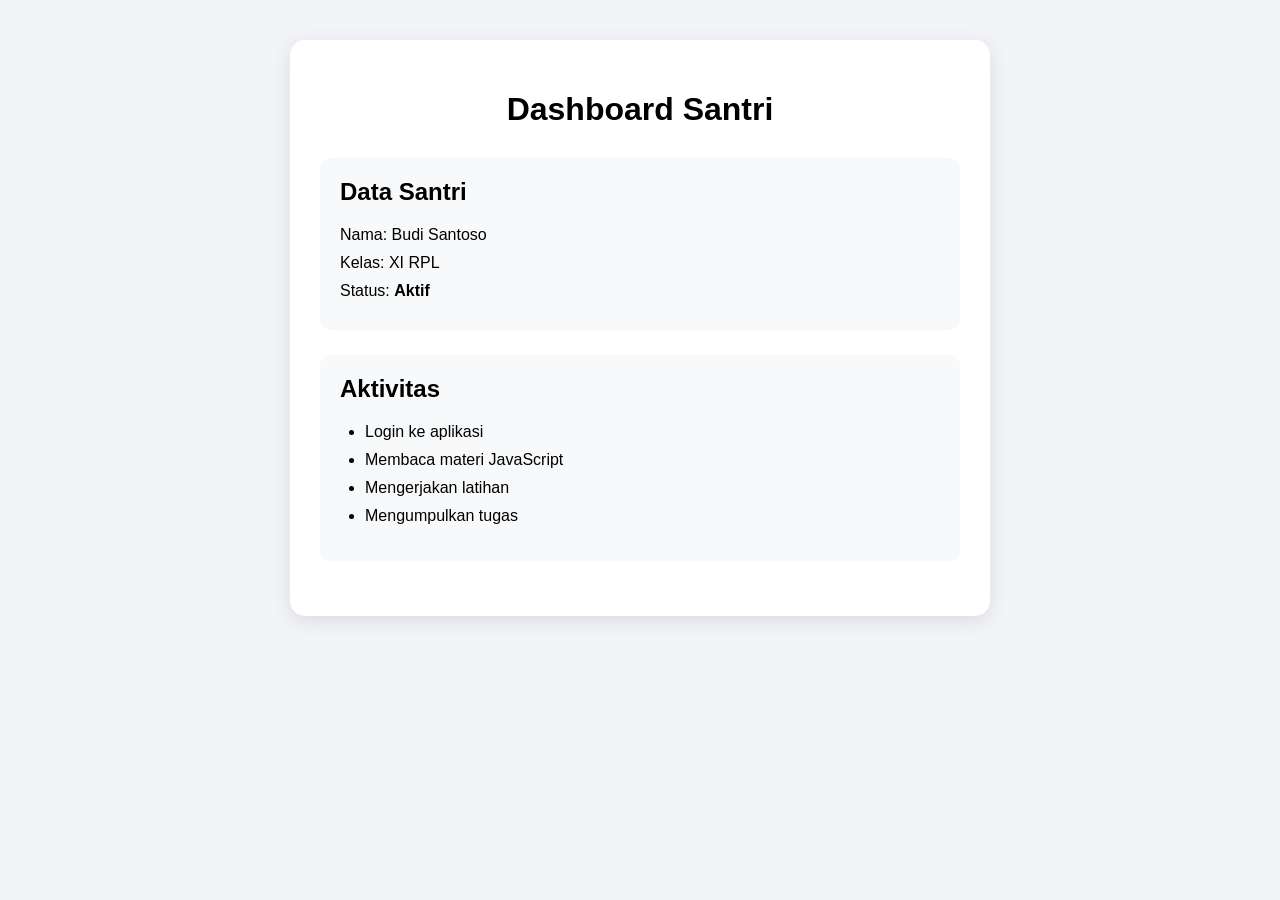
<file: bab-16-js-dom/index.html>
<!DOCTYPE html>
<html lang="en">
<head>
  <meta charset="UTF-8">
  <meta name="viewport" content="width=device-width, initial-scale=1.0">
  <title>Dashboard Santri</title>
  <link rel="stylesheet" href="style.css">
</head>
<body>

  <div class="dashboard">

    <h1>Dashboard Santri</h1>

    <section class="data-santri">
      <h2>Data Santri</h2>

      <p>Nama: <span id="nama"></span></p>
      <p>Kelas: <span id="kelas"></span></p>
      <p>Status: <span id="status"></span></p>
    </section>

    <section class="aktivitas">
      <h2>Aktivitas</h2>

      <ul id="daftarAktivitas">
      </ul>
    </section>

  </div>

  <script src="script.js"></script>
</body>
</html>
</file>
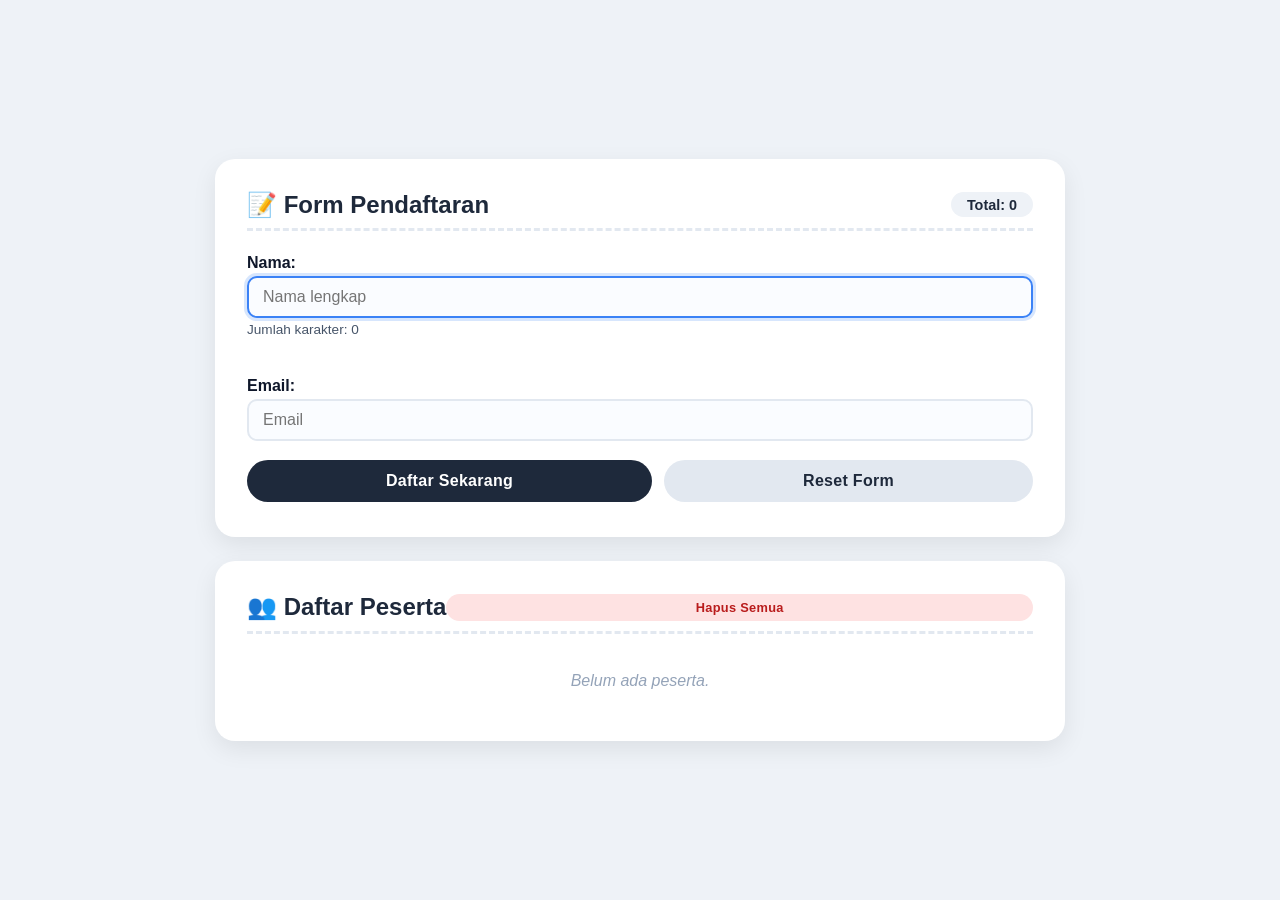
<file: bab-17-events/example/index.html>
<!DOCTYPE html>
<html lang="id">
<head>
    <meta charset="UTF-8" />
    <meta name="viewport" content="width=device-width, initial-scale=1.0" />
    <title>Workshop JavaScript - Pendaftaran</title>

    <!-- ============================================================ -->
    <!-- BAGIAN CSS: Gaya tampilan (seperti dekorasi meja pendaftaran) -->
    <!-- ============================================================ -->
    <link rel="stylesheet" href="style.css">
    
</head>
<body>

<div class="container">

    <!-- ============================================================ -->
    <!-- CARD 1: FORM PENDAFTARAN                                     -->
    <!-- ============================================================ -->
    <div class="card">
        <div class="card-header">
            <span>📝 Form Pendaftaran</span>
            <span class="total-badge" id="total-badge">Total: 0</span>
        </div>

        <form id="form-pendaftaran">

            <!-- Nama -->
            <div class="form-group">
                <label for="nama">Nama:</label>
                <input type="text" id="nama" placeholder="Nama lengkap" autofocus />
                <div class="char-count" id="char-count">Jumlah karakter: 0</div>
                <div class="key-message" id="key-message"></div>
            </div>

            <!-- Email -->
            <div class="form-group">
                <label for="email">Email:</label>
                <input type="email" id="email" placeholder="Email" />
            </div>

            <!-- Tombol -->
            <div class="button-group">
                <button type="submit" class="btn btn-primary">Daftar Sekarang</button>
                <button type="button" id="reset-btn" class="btn btn-secondary">Reset Form</button>
            </div>

            <!-- Notifikasi (sukses/error) akan muncul di sini -->
            <div id="form-notification" class="form-notification"></div>
        </form>
    </div>

    <!-- ============================================================ -->
    <!-- CARD 2: DAFTAR PESERTA                                      -->
    <!-- ============================================================ -->
    <div class="card">
        <div class="card-header">
            <span>👥 Daftar Peserta</span>
            <button type="button" id="clear-all-btn" class="btn btn-danger" style="padding: 6px 16px; font-size: 0.8rem;">Hapus Semua</button>
        </div>

        <div id="participant-list-container">
            <!-- akan diisi oleh JavaScript -->
            <p class="empty-message">Belum ada peserta.</p>
        </div>
    </div>

</div>

<!-- ============================================================ -->
<!-- BAGIAN JAVASCRIPT: Otak / logika interaksi                   -->
<!-- ============================================================ -->
<script src="script.js"></script>

</body>
</html>
</file>
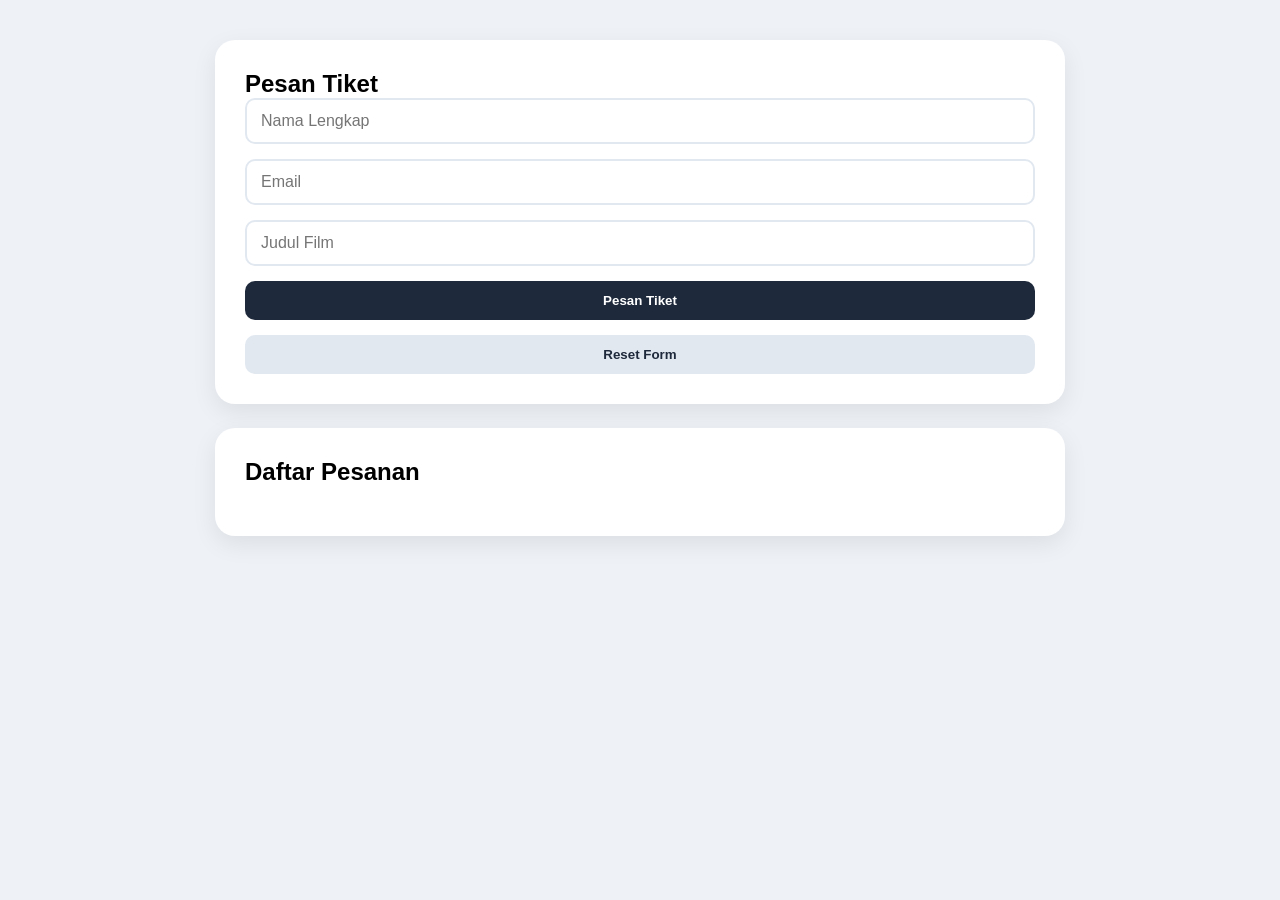
<file: bab-17-events/example/latihan/index.html>
<!DOCTYPE html>
<html lang="en">
<head>
  <meta charset="UTF-8">
  <meta name="viewport" content="width=device-width, initial-scale=1.0">
  <title>Belajar Event</title>
  <link rel="stylesheet" href="style.css">
</head>
<body>

<div class="container">

  <div class="card">
     <h2>Pesan Tiket</h2>

    <form id="formPesanan">
  <input type="text" id="nama" placeholder="Nama Lengkap">
  <input type="email" id="email" placeholder="Email">
  <input type="text" id="judul" placeholder="Judul Film">
  <button type="submit">Pesan Tiket</button>
  <button type="button">Reset Form</button>
</form>
</div>
<div class="card">
      <h2>Daftar Pesanan</h2>
    <div id="daftarPesanan"></div>
</div>
</div>
<script src="script.js"></script>
</body>
</html>
</file>
<file: bab-16-js-dom/style.css>
* {
  box-sizing: border-box;
}

body {
  margin: 0;
  padding: 40px 20px;
  font-family: Arial, sans-serif;
  background: #f2f4f7;
}

.dashboard {
  max-width: 700px;
  margin: auto;
  background: white;
  padding: 30px;
  border-radius: 15px;
  box-shadow: 0 5px 20px rgba(0, 0, 0, 0.1);
}

h1 {
  text-align: center;
  margin-bottom: 30px;
}

section {
  margin-bottom: 25px;
}

.data-santri,
.aktivitas {
  padding: 20px;
  border-radius: 10px;
  background: #f8f9fa;
}

h2 {
  margin-top: 0;
}

p {
  margin: 10px 0;
}

#status {
  font-weight: bold;
}

ul {
  padding-left: 25px;
}

li {
  margin-bottom: 10px;
}
</file>
<file: bab-17-events/example/style.css>
/* ----- RESET & GLOBAL ----- */
        * {
            box-sizing: border-box;
            margin: 0;
            padding: 0;
        }

        body {
            font-family: 'Segoe UI', Tahoma, Geneva, Verdana, sans-serif;
            background: #eef2f7;
            display: flex;
            justify-content: center;
            align-items: center;
            min-height: 100vh;
            padding: 20px;
        }

        .container {
            max-width: 850px;
            width: 100%;
            display: flex;
            flex-direction: column;
            gap: 24px;
        }

        /* ----- CARD UTAMA ----- */
        .card {
            background: white;
            border-radius: 20px;
            padding: 2rem 2rem 2.2rem;
            box-shadow: 0 8px 24px rgba(0,0,0,0.08);
        }

        .card-header {
            font-size: 1.5rem;
            font-weight: 700;
            color: #1e293b;
            border-bottom: 3px dashed #e2e8f0;
            padding-bottom: 0.6rem;
            margin-bottom: 1.4rem;
            display: flex;
            align-items: center;
            justify-content: space-between;
        }

        /* ----- FORM CARD ----- */
        .form-group {
            margin-bottom: 1.2rem;
        }

        label {
            display: block;
            font-weight: 600;
            color: #0f172a;
            margin-bottom: 4px;
        }

        input[type="text"],
        input[type="email"] {
            width: 100%;
            padding: 10px 14px;
            font-size: 1rem;
            border: 2px solid #e2e8f0;
            border-radius: 10px;
            transition: 0.2s;
            background: #fafcff;
        }

        input:focus {
            border-color: #3b82f6;
            outline: none;
            box-shadow: 0 0 0 3px rgba(59,130,246,0.2);
        }

        .char-count {
            font-size: 0.85rem;
            color: #475569;
            margin-top: 4px;
        }

        .key-message {
            font-size: 0.85rem;
            color: #2563eb;
            font-weight: 500;
            min-height: 1.4em;
            margin-top: 2px;
        }

        .button-group {
            display: flex;
            gap: 12px;
            flex-wrap: wrap;
            margin-top: 0.5rem;
        }

        .btn {
            flex: 1 1 auto;
            padding: 12px 18px;
            font-weight: 700;
            font-size: 1rem;
            border: none;
            border-radius: 40px;
            cursor: pointer;
            transition: 0.15s;
            letter-spacing: 0.3px;
        }

        .btn-primary {
            background: #1e293b;
            color: white;
        }
        .btn-primary:hover {
            background: #0f172a;
            transform: scale(1.02);
        }

        .btn-secondary {
            background: #e2e8f0;
            color: #1e293b;
        }
        .btn-secondary:hover {
            background: #cbd5e1;
        }

        .btn-danger {
            background: #fee2e2;
            color: #b91c1c;
        }
        .btn-danger:hover {
            background: #fecaca;
        }

        /* ----- DAFTAR PESERTA CARD ----- */
        .participant-list {
            display: flex;
            flex-direction: column;
            gap: 12px;
            margin-top: 0.5rem;
        }

        .participant-item {
            background: #f8fafc;
            border-left: 5px solid #3b82f6;
            padding: 0.8rem 1rem;
            border-radius: 10px;
            display: flex;
            justify-content: space-between;
            align-items: center;
            flex-wrap: wrap;
            transition: 0.2s;
        }
        .participant-item:hover {
            background: #f1f5f9;
        }

        .participant-info p {
            margin: 0.1rem 0;
            font-size: 0.95rem;
        }

        .participant-info strong {
            color: #1e293b;
        }

        .participant-actions {
            display: flex;
            gap: 8px;
        }

        .btn-small {
            padding: 4px 12px;
            font-size: 0.75rem;
            border: none;
            border-radius: 30px;
            cursor: pointer;
            font-weight: 600;
        }

        .btn-small-danger {
            background: #fee2e2;
            color: #b91c1c;
        }
        .btn-small-danger:hover {
            background: #fecaca;
        }

        .empty-message {
            color: #94a3b8;
            font-style: italic;
            text-align: center;
            padding: 1rem 0;
        }

        .total-badge {
            font-weight: 700;
            color: #1e293b;
            background: #eef2f7;
            padding: 0.3rem 1rem;
            border-radius: 40px;
            font-size: 0.9rem;
        }

        /* ----- STATUS MESSAGE DI FORM (tetap pakai display-area dari versi sebelumnya, tapi kita bisa gunakan untuk notifikasi) ----- */
        .form-notification {
            margin-top: 0.8rem;
            padding: 0.5rem 1rem;
            border-radius: 10px;
            font-weight: 600;
            display: none;
        }
        .form-notification.show {
            display: block;
        }
        .form-notification.success {
            background: #dcfce7;
            color: #059669;
        }
        .form-notification.error {
            background: #fee2e2;
            color: #b91c1c;
        }

        /* responsive */
        @media (max-width: 600px) {
            .card {
                padding: 1.5rem;
            }
            .participant-item {
                flex-direction: column;
                align-items: stretch;
            }
            .participant-actions {
                margin-top: 6px;
                justify-content: flex-end;
            }
        }
</file>
<file: bab-17-events/example/latihan/style.css>
* {
  box-sizing: border-box;
  margin: 0;
  padding: 0;
}

body {
  font-family: "Segoe UI", Tahoma, Geneva, Verdana, sans-serif;
  background: #eef2f7;
  min-height: 100vh;
  padding: 40px 20px;
}

.container {
  max-width: 850px;
  margin: auto;
}

.card {
  background: white;
  border-radius: 20px;
  padding: 30px;
  margin-bottom: 24px;
  box-shadow: 0 8px 24px rgba(0, 0, 0, 0.08);
}

#formPesanan {
  display: flex;
  flex-direction: column;
  gap: 15px;
}

#formPesanan input {
  padding: 12px 14px;
  border: 2px solid #e2e8f0;
  border-radius: 10px;
  font-size: 16px;
}

#formPesanan input:focus {
  outline: none;
  border-color: #3b82f6;
}

#formPesanan button {
  padding: 12px;
  border: none;
  border-radius: 10px;
  cursor: pointer;
  font-weight: bold;
}

#formPesanan button[type="submit"] {
  background: #1e293b;
  color: white;
}

#formPesanan button[type="button"] {
  background: #e2e8f0;
  color: #1e293b;
}

#daftarPesanan {
  display: flex;
  flex-direction: column;
  gap: 12px;
  margin-top: 20px;
}

.participant-item {
  background: #f8fafc;
  border-left: 5px solid #3b82f6;
  padding: 15px;
  border-radius: 10px;
  display: flex;
  justify-content: space-between;
  align-items: center;
}

.participant-info {
  font-size: 15px;
  color: #1e293b;
}

.participant-actions {
  display: flex;
  gap: 8px;
}

.btn-small {
  padding: 6px 12px;
  border: none;
  border-radius: 20px;
  cursor: pointer;
  font-weight: 600;
}

.btn-small-danger {
  background: #fee2e2;
  color: #b91c1c;
}

.btn-small-danger:hover {
  background: #fecaca;
}
</file>
